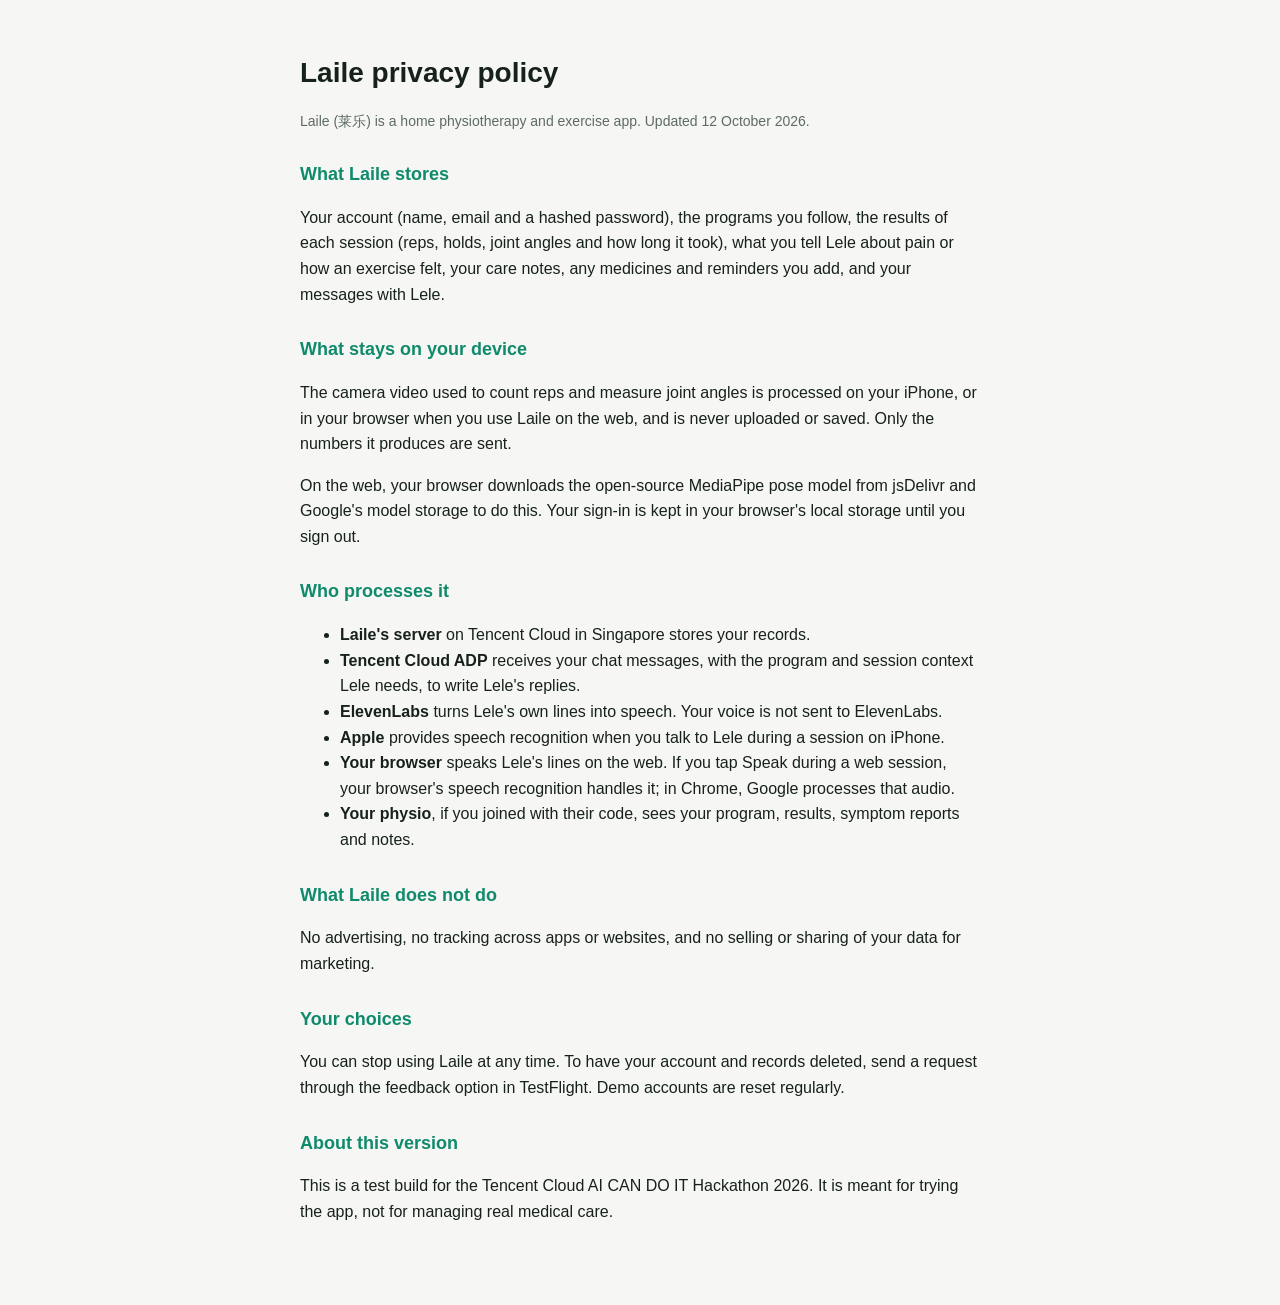
<file: Server/Public/privacy.html>
<!doctype html>
<html lang="en">
<head>
<meta charset="utf-8">
<meta name="viewport" content="width=device-width, initial-scale=1">
<title>Laile privacy policy</title>
<style>
  body { font: 16px/1.6 -apple-system, BlinkMacSystemFont, "Avenir Next", sans-serif; color: #17211C; background: #F6F7F5; margin: 0; }
  main { max-width: 680px; margin: 0 auto; padding: 32px 20px 64px; }
  h1 { font-size: 28px; margin-bottom: 4px; }
  h2 { font-size: 18px; margin-top: 28px; color: #0F8A6A; }
  .muted { color: #5D6B63; font-size: 14px; }
</style>
</head>
<body>
<main>
<h1>Laile privacy policy</h1>
<p class="muted">Laile (莱乐) is a home physiotherapy and exercise app. Updated 12 October 2026.</p>

<h2>What Laile stores</h2>
<p>Your account (name, email and a hashed password), the programs you follow, the results of each session (reps, holds, joint angles and how long it took), what you tell Lele about pain or how an exercise felt, your care notes, any medicines and reminders you add, and your messages with Lele.</p>

<h2>What stays on your device</h2>
<p>The camera video used to count reps and measure joint angles is processed on your iPhone, or in your browser when you use Laile on the web, and is never uploaded or saved. Only the numbers it produces are sent.</p>
<p>On the web, your browser downloads the open-source MediaPipe pose model from jsDelivr and Google's model storage to do this. Your sign-in is kept in your browser's local storage until you sign out.</p>

<h2>Who processes it</h2>
<ul>
  <li><strong>Laile's server</strong> on Tencent Cloud in Singapore stores your records.</li>
  <li><strong>Tencent Cloud ADP</strong> receives your chat messages, with the program and session context Lele needs, to write Lele's replies.</li>
  <li><strong>ElevenLabs</strong> turns Lele's own lines into speech. Your voice is not sent to ElevenLabs.</li>
  <li><strong>Apple</strong> provides speech recognition when you talk to Lele during a session on iPhone.</li>
  <li><strong>Your browser</strong> speaks Lele's lines on the web. If you tap Speak during a web session, your browser's speech recognition handles it; in Chrome, Google processes that audio.</li>
  <li><strong>Your physio</strong>, if you joined with their code, sees your program, results, symptom reports and notes.</li>
</ul>

<h2>What Laile does not do</h2>
<p>No advertising, no tracking across apps or websites, and no selling or sharing of your data for marketing.</p>

<h2>Your choices</h2>
<p>You can stop using Laile at any time. To have your account and records deleted, send a request through the feedback option in TestFlight. Demo accounts are reset regularly.</p>

<h2>About this version</h2>
<p>This is a test build for the Tencent Cloud AI CAN DO IT Hackathon 2026. It is meant for trying the app, not for managing real medical care.</p>
</main>
</body>
</html>
</file>
